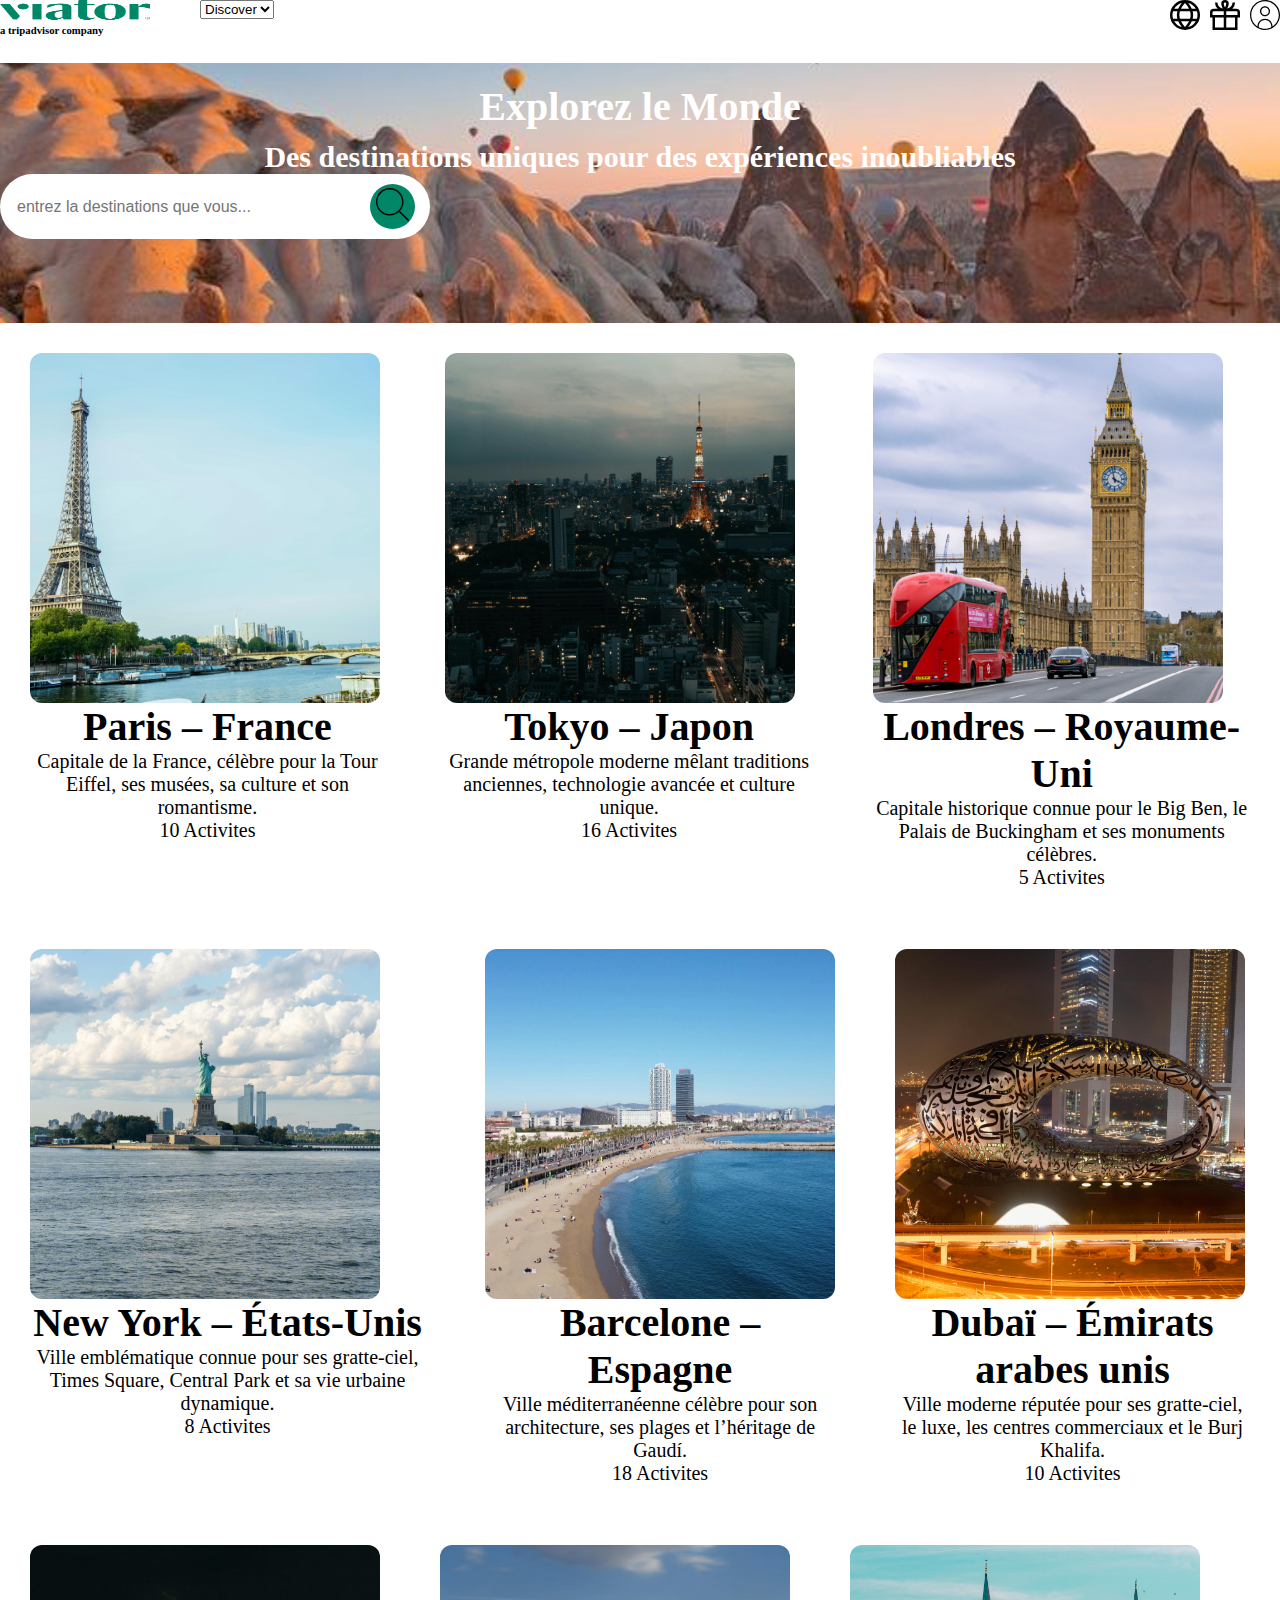
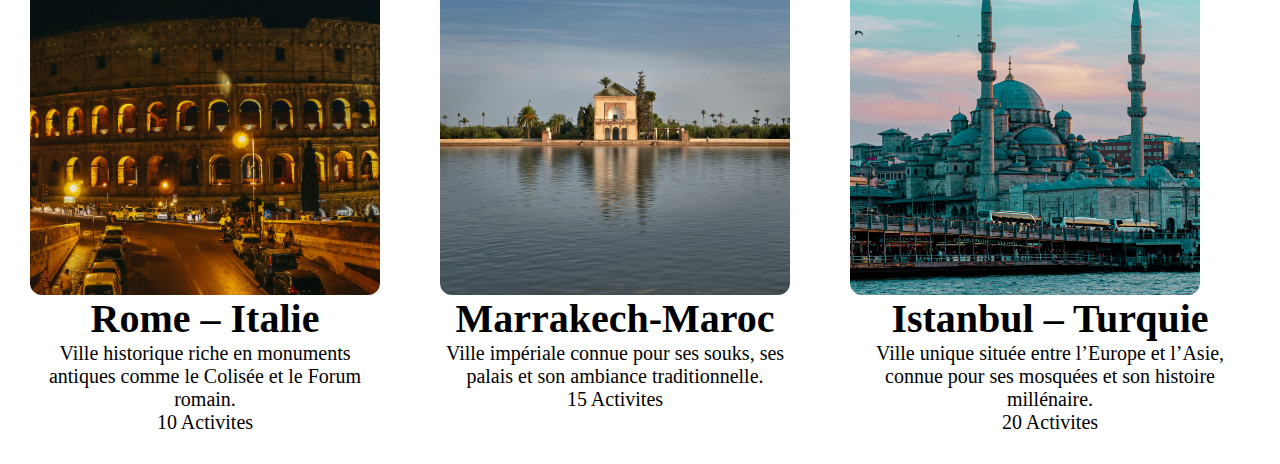
<file: index.html>
<!DOCTYPE html>
<html lang="en">

<head>
    <meta charset="UTF-8">
    <meta name="viewport" content="width=device-width, initial-scale=1.0">
    <link rel="stylesheet" href="style.css">
    <title>SiteWeb</title>
</head>

<body>
    <header>
        <nav>
            <div class="div1">
                <div class="navb">
                    <img class="logo" src="Viator_logo.png" alt="logo">
                    <h6 class="h6">a tripadvisor company</h6>

                </div>
                <div>
                    <select>
                        <div class="select">
                            <option>Discover</option>
                        </div>
                    </select>
                </div>
            </div>
            <div class="nav">
                <div class="image"><img src="globe.svg" alt="globe" id="img1">
                    <img src="gift.svg" alt="gift">
                    <img src="circle-user.svg" alt="circle ">
                </div>
            </div>
        </nav>
    </header>
    <main>
        <section>
            <div class="titr">
                <h1 class="titre">Explorez le Monde</h1>
                <h2>Des destinations uniques pour des expériences inoubliables</h2>
                <div class="box">
                    <input type="text" placeholder="entrez la destinations que vous...">
                    <div>
                        <button class="search">
                            <img src="search.svg" alt="search">
                        </button>
                    </div>
                </div>
            </div>

        </section>
        <section>
            <div class="all">
                <div class="premiersect">
                    <div class="p1">
                        <img src="paris.jpg" alt="paris">
                        <div class="descr">
                            <h1>Paris – France</h1>
                            <p>Capitale de la France, célèbre pour la Tour Eiffel, ses musées, sa culture et son
                                romantisme.
                            </p>
                            <span>10 Activites</span>
                        </div>
                    </div>
                    <div class="p1">
                        <img src="tokyo.jpg" alt="tokyo">
                        <div class="descr">
                            <h1>Tokyo – Japon</h1>
                            <p>Grande métropole moderne mêlant traditions anciennes, technologie avancée et culture
                                unique.
                            </p>
                            <span>16 Activites</span>
                        </div>
                    </div>
                    <div class="p1">
                        <img src="london.jpg" alt="london">
                        <div class="descr">
                            <h1> Londres – Royaume-Uni</h1>
                            <p>Capitale historique connue pour le Big Ben, le Palais de Buckingham et ses monuments
                                célèbres.</p>
                            <span>5 Activites</span>
                        </div>
                    </div>
                </div>
                <div class="premiersect">
                    <div class="p1">
                        <img src="new york.jpg" alt="new york">
                        <div class="descr">
                            <h1>New York – États-Unis</h1>
                            <p>Ville emblématique connue pour ses gratte-ciel, Times Square, Central Park et sa vie
                                urbaine
                                dynamique.</p>
                            <span>8 Activites</span>
                        </div>
                    </div>
                    <div class="p1">
                        <img src="barcalone.jpg" alt="barcalone">
                        <div class="descr">
                            <h1>Barcelone – Espagne</h1>
                            <p>Ville méditerranéenne célèbre pour son architecture, ses plages et l’héritage de Gaudí.
                            </p>
                            <span>18 Activites</span>
                        </div>
                    </div>
                    <div class="p1">
                        <img src="dubia.jpg" alt="dubai">
                        <div class="descr">
                            <h1>Dubaï – Émirats arabes unis</h1>
                            <p>Ville moderne réputée pour ses gratte-ciel, le luxe, les centres commerciaux et le Burj
                                Khalifa.</p>
                            <span>10 Activites</span>
                        </div>
                    </div>
                </div>
                <div class="premiersect">
                    <div class="p1">
                        <img src="rome.jpg" alt="rome">
                        <div class="descr">
                            <h1>Rome – Italie</h1>
                            <p>Ville historique riche en monuments antiques comme le Colisée et le Forum romain.</p>
                            <span>10 Activites</span>
                        </div>
                    </div>
                    <div class="p1">
                        <img src="marakech.jpg" alt="marakech">
                        <div class="descr">
                            <h1>Marrakech-Maroc</h1>
                            <p> Ville impériale connue pour ses souks, ses palais et son ambiance traditionnelle.</p>
                            <span>15 Activites</span>
                        </div>
                    </div>
                    <div class="p1">
                        <img src="istanbule.jpg" alt="istanbule">
                        <div class="descr">
                            <h1> Istanbul – Turquie</h1>
                            <p>Ville unique située entre l’Europe et l’Asie, connue pour ses mosquées et son histoire
                                millénaire.</p>
                            <span>20 Activites</span>
                        </div>
                    </div>
                </div>
            </div>
        </section>
    </main>
</body>

</html>
</file>
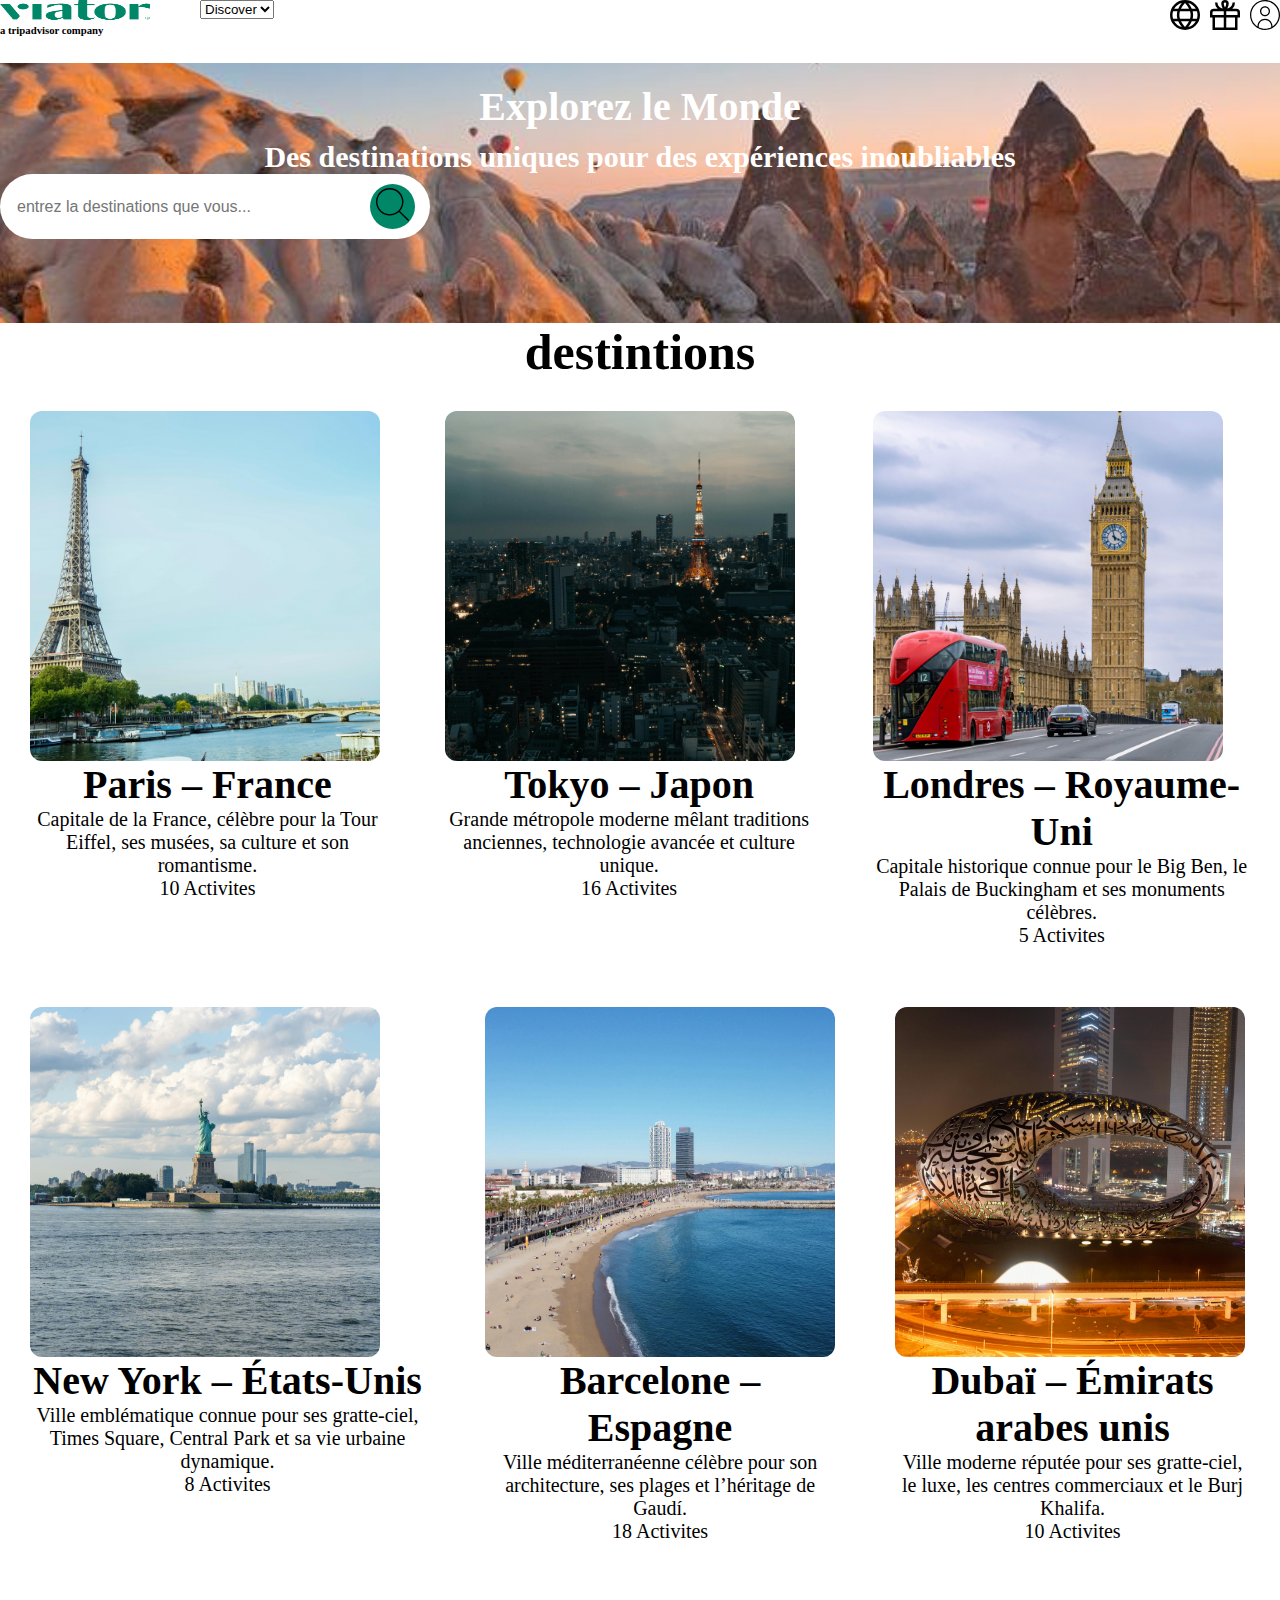
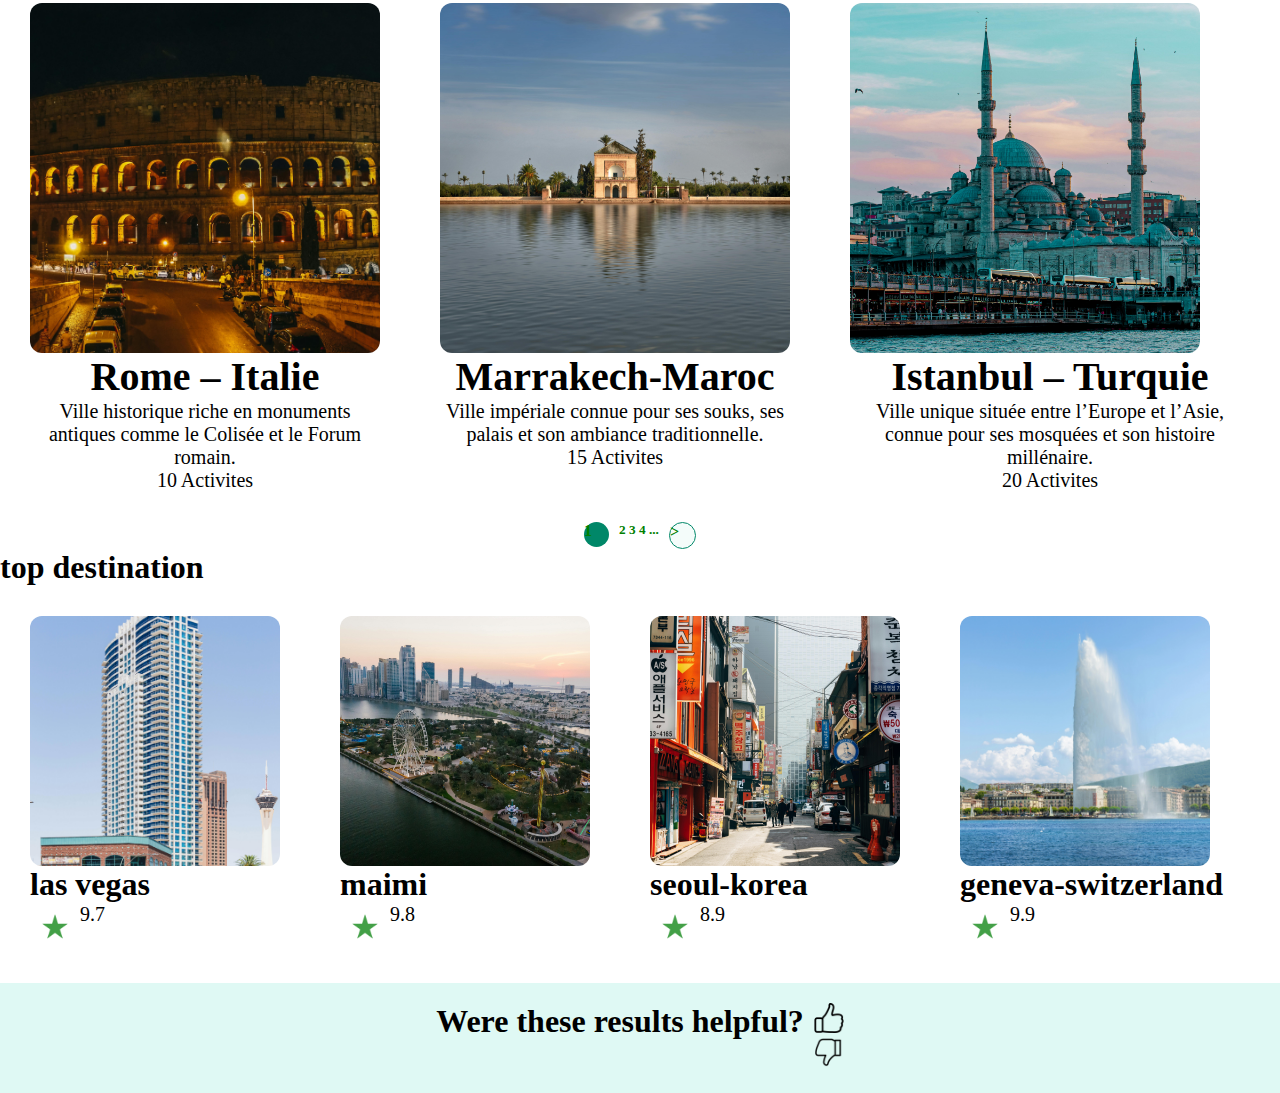
<file: DestinationPage.html>
<!DOCTYPE html>
<html lang="en">

<head>
    <meta charset="UTF-8">
    <meta name="viewport" content="width=device-width, initial-scale=1.0">
    <link rel="stylesheet" href="DestinationPage.css">
    <title>SiteWeb</title>
</head>

<body>
    <header>
        <nav>
            <div class="div1">
                <div class="navb">
                    <img class="logo" src="Viator_logo.png" alt="logo">
                    <h6 class="h6">a tripadvisor company</h6>

                </div>
                <div>
                    <select>
                        <div class="select">
                            <option>Discover</option>
                        </div>
                    </select>
                </div>
            </div>
            <div class="nav">
                <div class="image"><img src="globe.svg" alt="globe" id="img1">
                    <img src="gift.svg" alt="gift">
                    <img src="circle-user.svg" alt="circle ">
                </div>
            </div>
        </nav>
    </header>
    <main>
        <section>
            <div class="titr">  
                <h1 class="titre">Explorez le Monde</h1>
                <h2>Des destinations uniques pour des expériences inoubliables</h2>
                <div class="box">
                    <input type="text" placeholder="entrez la destinations que vous...">
                    <div>
                        <button class="search">
                            <img src="search.svg" alt="search">
                        </button>
                    </div>
                </div>
            </div>

        </section>
        <section>
            <h1 class="desc">destintions </h1>
            <div class="all">
                <div class="premiersect">
                    <div class="p1">
                        <img src="paris.jpg" alt="paris">
                        <div class="descr">
                            <h1>Paris – France</h1>
                            <p>Capitale de la France, célèbre pour la Tour Eiffel, ses musées, sa culture et son
                                romantisme.
                            </p>
                            <span>10 Activites</span>
                        </div>
                    </div>
                    <div class="p1">
                        <img src="tokyo.jpg" alt="tokyo">
                        <div class="descr">
                            <h1>Tokyo – Japon</h1>
                            <p>Grande métropole moderne mêlant traditions anciennes, technologie avancée et culture
                                unique.
                            </p>
                            <span>16 Activites</span>
                        </div>
                    </div>
                    <div class="p1">
                        <img src="london.jpg" alt="london">
                        <div class="descr">
                            <h1> Londres – Royaume-Uni</h1>
                            <p>Capitale historique connue pour le Big Ben, le Palais de Buckingham et ses monuments
                                célèbres.</p>
                            <span>5 Activites</span>
                        </div>
                    </div>
                </div>
                <div class="premiersect">
                    <div class="p1">
                        <img src="new york.jpg" alt="new york">
                        <div class="descr">
                            <h1>New York – États-Unis</h1>
                            <p>Ville emblématique connue pour ses gratte-ciel, Times Square, Central Park et sa vie
                                urbaine
                                dynamique.</p>
                            <span>8 Activites</span>
                        </div>
                    </div>
                    <div class="p1">
                        <img src="barcalone.jpg" alt="barcalone">
                        <div class="descr">
                            <h1>Barcelone – Espagne</h1>
                            <p>Ville méditerranéenne célèbre pour son architecture, ses plages et l’héritage de Gaudí.
                            </p>
                            <span>18 Activites</span>
                        </div>
                    </div>
                    <div class="p1">
                        <img src="dubia.jpg" alt="dubai">
                        <div class="descr">
                            <h1>Dubaï – Émirats arabes unis</h1>
                            <p>Ville moderne réputée pour ses gratte-ciel, le luxe, les centres commerciaux et le Burj
                                Khalifa.</p>
                            <span>10 Activites</span>
                        </div>
                    </div>
                </div>
                <div class="premiersect">
                    <div class="p1">
                        <img src="rome.jpg" alt="rome">
                        <div class="descr">
                            <h1>Rome – Italie</h1>
                            <p>Ville historique riche en monuments antiques comme le Colisée et le Forum romain.</p>
                            <span>10 Activites</span>
                        </div>
                    </div>
                    <div class="p1">
                        <img src="marakech.jpg" alt="marakech">
                        <div class="descr">
                            <h1>Marrakech-Maroc</h1>
                            <p> Ville impériale connue pour ses souks, ses palais et son ambiance traditionnelle.</p>
                            <span>15 Activites</span>
                        </div>
                    </div>
                    <div class="p1">
                        <img src="istanbule.jpg" alt="istanbule">
                        <div class="descr">
                            <h1> Istanbul – Turquie</h1>
                            <p>Ville unique située entre l’Europe et l’Asie, connue pour ses mosquées et son histoire
                                millénaire.</p>
                            <span>20 Activites</span>
                        </div>
                    </div>
                </div>
            </div>
        </section>
        <section class="partie">
            <div class="part">
                <h4>1</h4>
            </div>
            <div class="partt">
                <h5>2   3  4   ...</h5>
            </div>
            <div class="parte">
                <h4>></h4>
            </div>

        </section>
        <section >
            <h1 class="disc">top destination</h1>
            <div class="sec2">
                <div class="t">
                    <img src="lasvegas.jpg" alt="lasvegas">
                    <h1>las vegas</h1>
                    <div class="icon">  
                        <img src="ic_star_rate_128_28864.png" alt="icon">
                        <span>9.7</span>
                    </div>
                </div>
                <div class="t">
                    <img src="maimi.jpg" alt="maimi">
                    <h1>maimi</h1>
                    <div class="icon">
                        <img src="ic_star_rate_128_28864.png" alt="icon">
                        <span>9.8</span>
                    </div>
                </div>
                <div class="t">
                    <img src="seoul.jpg" alt="seoul">
                    <h1>seoul-korea</h1>
                    <div class="icon">                  
                        <img src="ic_star_rate_128_28864.png" alt="icon">
                        <span>8.9</span>
                    </div>
                </div>
                <div class="t">
                    <img src="swiss.jpg" alt="swiss"><h1>geneva-switzerland</h1>
                    <div class="icon">
                        <img src="ic_star_rate_128_28864.png" alt="icon">
                        <span>9.9</span>
                    </div>
                </div>
            </div>
        </section>
        <section>
            <div class="partie3">
                <h1>Were these results helpful?</h1>
                <div class="icons">
                    <img class="icons" src="like.png" alt="iconlike">
                    <img class="icons" src="dont-like.png" alt="icondislike">
                </div>
            </div>
        </section>
    </main>
</body>

</html>
</file>
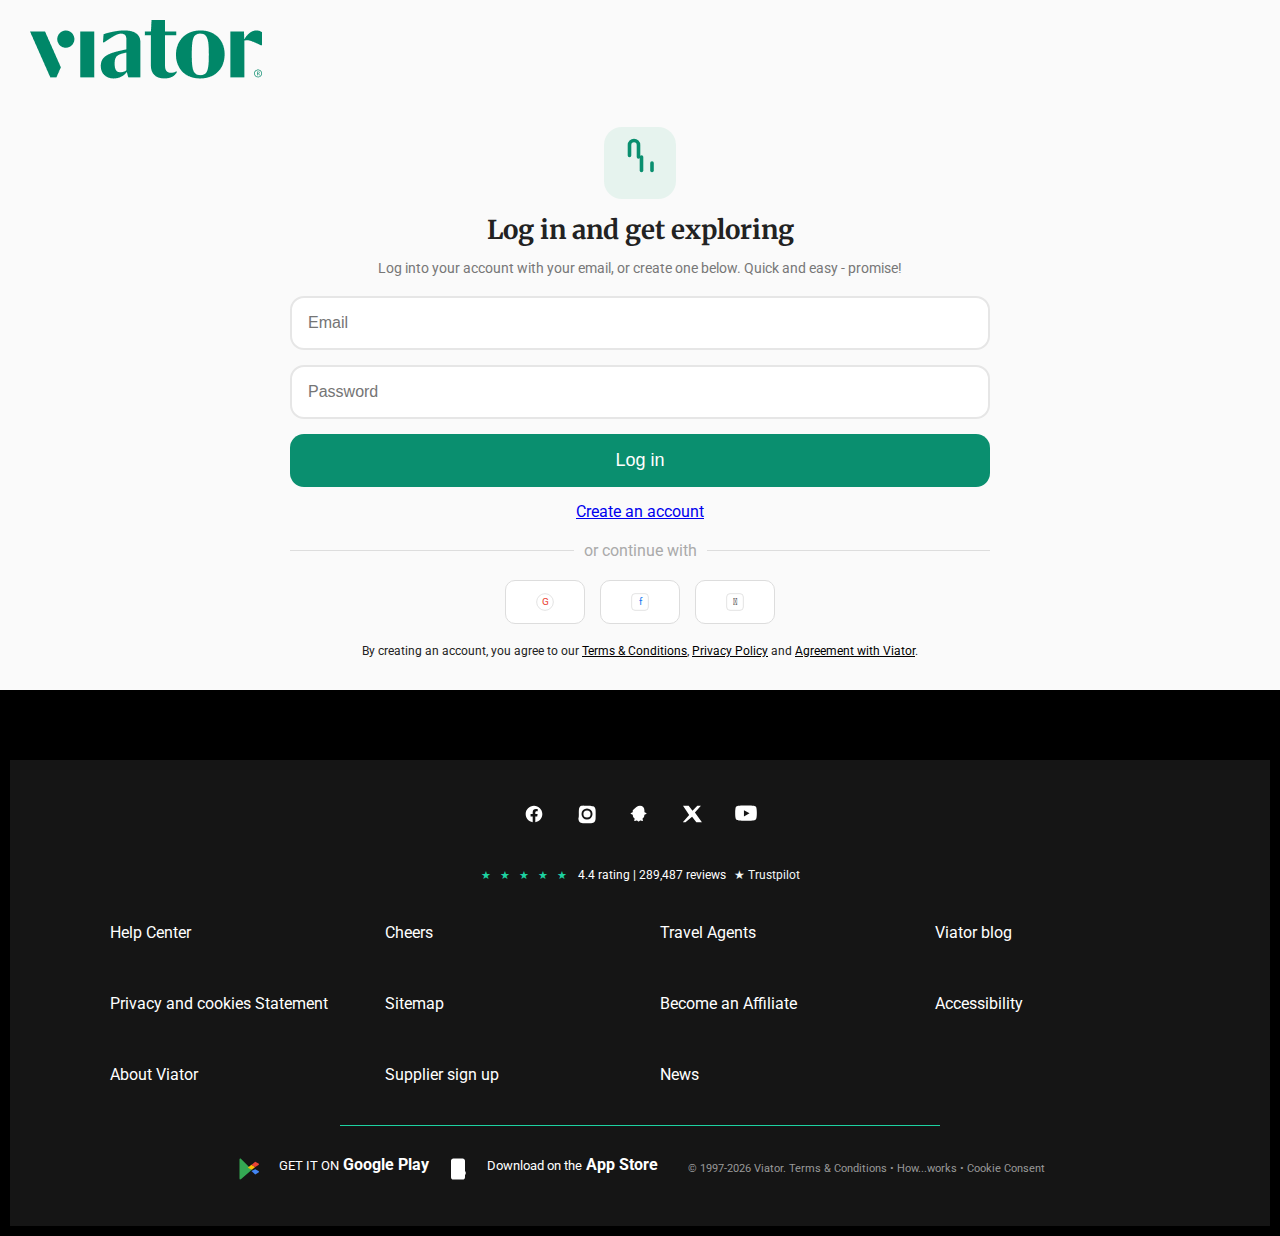
<file: LoginPage.html>
<!doctype html>
<html lang="fr">
<head>
  <meta charset="utf-8">
  <meta name="viewport" content="width=device-width,initial-scale=1">
  <title>Log in — Viator style</title>
  <link href="https://fonts.googleapis.com/css2?family=Merriweather:wght@300;700&family=Roboto:wght@300;400;700&display=swap" rel="stylesheet">
  <link rel="stylesheet" href="LoginPageAndSignPage.css">
</head>
<body>
 <header class="site-header">
  <div class="logo">
    <img src="Viator_logo.png" alt="Viator logo">
  </div>
</header>

  <main class="center-area">
    <section class="card">
      <div class="top-icon" aria-hidden>
        <svg width="72" height="72" viewBox="0 0 24 24" fill="none" xmlns="http://www.w3.org/2000/svg">
          <rect width="24" height="24" rx="6" fill="#E6F3EE" />
          <path d="M8.5 9.5V6a1.5 1.5 0 0 1 3 0v4" stroke="#0A8F6F" stroke-width="1.2" stroke-linecap="round" stroke-linejoin="round"/>
          <path d="M12.5 10v4.5" stroke="#0A8F6F" stroke-width="1.2" stroke-linecap="round" stroke-linejoin="round"/>
          <path d="M16 12v2.5" stroke="#0A8F6F" stroke-width="1.2" stroke-linecap="round" stroke-linejoin="round"/>
        </svg>
      </div>

      <h1>Log in and get exploring</h1>
      <p class="subtitle">Log into your account with your email, or create one below. Quick and easy - promise!</p>

      <form class="login-form" onsubmit="return false;">
        <input class="input" type="email" placeholder="Email" required>
        <input class="input" type="password" placeholder="Password" required>
        <button class="btn login">Log in</button>
        <a href="SignPage.html">Create an account</a>
      </form>

      <div class="or-line"><span>or continue with</span></div>

      <div class="socials">
        <button class="social">
          <svg width="20" height="20" viewBox="0 0 24 24" fill="none" xmlns="http://www.w3.org/2000/svg">
            <circle cx="12" cy="12" r="10" fill="#FFFFFF" stroke="#DDD"/>
            <text x="12" y="16" font-family="Roboto, sans-serif" font-size="12" text-anchor="middle" fill="#EA4335">G</text>
          </svg>
        </button>
        <button class="social">
          <svg width="20" height="20" viewBox="0 0 24 24" fill="none" xmlns="http://www.w3.org/2000/svg">
            <rect x="2" y="2" width="20" height="20" rx="4" fill="#FFFFFF" stroke="#DDD"/>
            <text x="12" y="16" font-family="Roboto, sans-serif" font-size="12" text-anchor="middle" fill="#1877F2">f</text>
          </svg>
        </button>
        <button class="social">
          <svg width="20" height="20" viewBox="0 0 24 24" fill="none" xmlns="http://www.w3.org/2000/svg">
            <rect x="2" y="2" width="20" height="20" rx="4" fill="#FFFFFF" stroke="#DDD"/>
            <text x="12" y="16" font-family="Roboto, sans-serif" font-size="12" text-anchor="middle" fill="#000000"></text>
          </svg>
        </button>
      </div>

      <p class="terms">By creating an account, you agree to our <a href="#">Terms &amp; Conditions</a>, <a href="#">Privacy Policy</a> and <a href="#">Agreement with Viator</a>.</p>
    </section>
  </main>

   <div class="vv" >
  
 <footer class="site-footer">
    <div class="footer-socials">
<div class="footer-socials">
  <a href="#" aria-label="Facebook">
    <svg width="20" height="20" viewBox="0 0 24 24" fill="white">
      <path d="M22 12c0-5.52-4.48-10-10-10S2 6.48 2 12c0 5 3.66 9.13 8.44 9.88v-6.99H7.9V12h2.54V9.8c0-2.5 1.49-3.89 3.77-3.89 1.09 0 2.23.2 2.23.2v2.46h-1.25c-1.23 0-1.62.77-1.62 1.56V12h2.76l-.44 2.89h-2.32v6.99C18.34 21.13 22 17 22 12z"/>
    </svg>
  </a>

  <a href="#" aria-label="Instagram">
    <svg width="20" height="20" viewBox="0 0 24 24" fill="white">
      <path d="M12 2.2c3.2 0 3.6 0 4.9.07 1.2.06 1.9.26 2.4.44.6.23 1.1.54 1.6 1.03.49.49.8 1 .99 1.6.18.5.38 1.2.44 2.4.07 1.3.07 1.7.07 4.9s0 3.6-.07 4.9c-.06 1.2-.26 1.9-.44 2.4-.23.6-.5 1.1-.99 1.6-.49.49-1 .8-1.6.99-.5.18-1.2.38-2.4.44-1.3.07-1.7.07-4.9.07s-3.6 0-4.9-.07c-1.2-.06-1.9-.26-2.4-.44-.6-.23-1.1-.5-1.6-.99-.49-.49-.8-1-.99-1.6-.18-.5-.38-1.2-.44-2.4C2.2 15.6 2.2 15.2 2.2 12s0-3.6.07-4.9c.06-1.2.26-1.9.44-2.4.23-.6.5-1.1.99-1.6.49-.49 1-.8 1.6-.99.5-.18 1.2-.38 2.4-.44C8.4 2.2 8.8 2.2 12 2.2zm0 3.2a6.6 6.6 0 1 0 0 13.2 6.6 6.6 0 0 0 0-13.2zm0 10.9a4.3 4.3 0 1 1 0-8.6 4.3 4.3 0 0 1 0 8.6zm6.8-11.6a1.54 1.54 0 1 1-3.08 0 1.54 1.54 0 0 1 3.08 0z"/>
    </svg>
  </a>

  <a href="#" aria-label="Snapchat">
    <svg width="20" height="20" viewBox="0 0 24 24" fill="white">
      <path d="M12 2c3.2 0 5.3 2.4 5.3 5.5v1.9c0 .4.3.8.7.9l1.4.5c.6.2.6 1 0 1.2l-1.5.5c-.4.1-.7.5-.7.9 0 1.5-.7 2.8-1.8 3.7-.3.2-.4.6-.3.9l.4 1.4c.2.6-.4 1.1-1 .9l-1.6-.6c-.4-.1-.8 0-1.1.3l-.8.8c-.4.4-1 .4-1.4 0l-.8-.8c-.3-.3-.7-.4-1.1-.3l-1.6.6c-.6.2-1.2-.3-1-.9l.4-1.4c.1-.4 0-.7-.3-.9-1.1-.9-1.8-2.2-1.8-3.7 0-.4-.3-.8-.7-.9l-1.5-.5c-.6-.2-.6-1 0-1.2l1.4-.5c.4-.1.7-.5.7-.9V7.5C6.7 4.4 8.8 2 12 2z"/>
    </svg>
  </a>

  <a href="#" aria-label="Twitter">
    <svg width="20" height="20" viewBox="0 0 24 24" fill="white">
      <path d="M18.2 2h3.3l-7.2 8.3L22.7 22h-6.7l-5.1-6.6L3 22H-.3l7.7-8.8L0 2h6.8l4.6 6 5.8-6z"/>
    </svg>
  </a>

  <a href="#" aria-label="YouTube">
    <svg width="22" height="22" viewBox="0 0 24 24" fill="white">
      <path d="M23.5 6.2s-.2-1.6-.9-2.3c-.9-.9-1.9-.9-2.4-1C16.9 2.6 12 2.6 12 2.6h0s-4.9 0-8.2.3c-.5.1-1.5.1-2.4 1C.7 4.6.5 6.2.5 6.2S.2 8.1.2 10v1.9c0 1.9.3 3.8.3 3.8s.2 1.6.9 2.3c.9.9 2.1.9 2.6 1 1.9.2 8 .3 8 .3s4.9 0 8.2-.3c.5-.1 1.5-.1 2.4-1 .7-.7.9-2.3.9-2.3s.3-1.9.3-3.8V10c0-1.9-.3-3.8-.3-3.8zM9.75 14.8V7.8l6.1 3.5-6.1 3.5z"/>
    </svg>
  </a>
</div>    </div>


    <div class="footer-rating">
      <div class="rating-stars">★ ★ ★ ★ ★</div>
      <span>4.4 rating | 289,487 reviews</span>
      <span class="trustpilot">★ Trustpilot</span>
    </div>


    <div class="footer-links-container">
      <div class="footer-column">
        <p>Help Center</p>
      </div>
      <div class="footer-column">
        <p>Cheers</p>
      </div>
      <div class="footer-column">
        <p>Travel Agents</p>
      </div>
      <div class="footer-column">
        <p>Viator blog</p>
      </div>
    </div>

    <div class="footer-links-container">
      <div class="footer-column">
        <p>Privacy and cookies Statement</p>
      </div>
      <div class="footer-column">
        <p>Sitemap</p>
      </div>
      <div class="footer-column">
        <p>Become an Affiliate</p>
      </div>
      <div class="footer-column">
        <p>Accessibility</p>
      </div>
    </div>

    <div class="footer-links-container">
      <div class="footer-column">
        <p>About Viator</p>
      </div>
      <div class="footer-column">
        <p>Supplier sign up</p>
      </div>
      <div class="footer-column">
        <p>News</p>
      </div>
    </div>


    <div class="footer-divider"></div>

    <div class="footer-bottom-section">
      <div class="footer-apps">
        

<svg width="28" height="28" viewBox="0 0 24 24" fill="none"
     xmlns="http://www.w3.org/2000/svg" aria-label="Google Play">
  <path d="M3 3.9v16.2c0 .6.7 1 1.2.7l9.4-8.1L4.2 3.2c-.5-.3-1.2.1-1.2.7z" fill="#34A853"/>
  <path d="M13.6 12.7l2.9-2.5-3.3-1.9-3.1 2.7 3.5 1.7z" fill="#FBBC05"/>
  <path d="M16.5 10.2l2.8-1.6c.5-.3.5-1 0-1.3l-2.8-1.6-3.3 2.9 3.3 1.6z" fill="#EA4335"/>
  <path d="M13.2 13.8l3.3 2.9 2.8-1.6c.5-.3.5-1 0-1.3l-2.8-1.6-3.3 1.6z" fill="#4285F4"/>
</svg>
          <div>
            <small>GET IT ON</small>
            <strong>Google Play</strong>
          </div>
        
        

<svg width="28" height="28" viewBox="0 0 24 24" fill="white"
     xmlns="http://www.w3.org/2000/svg" aria-label="App Store">
  <path d="M17.05 13.5c-.91 0-1.64.75-1.64 1.96s.73 1.96 1.64 1.96
           1.64-.75 1.64-1.96-.74-1.96-1.64-1.96zm-4.99-5.5
           c-.91 0-1.64.75-1.64 1.96s.73 1.96 1.64 1.96
           1.64-.75 1.64-1.96-.74-1.96-1.64-1.96zM16 3H8
           c-1.1 0-2 .9-2 2v14c0 1.1.9 2 2 2h8
           c1.1 0 2-.9 2-2V5c0-1.1-.9-2-2-2z"/>
</svg>
          <div>
            <small>Download on the</small>
            <strong>App Store</strong>
          </div>
        
      </div>
      <div class="footer-copyright">
        <p>© 1997-2026 Viator. <a href="#">Terms &amp; Conditions</a> • <a href="#">How...works</a> • <a href="#">Cookie Consent</a></p>
      </div>
    </div>
  </footer> 

</div>
</body>
</html>
</file>
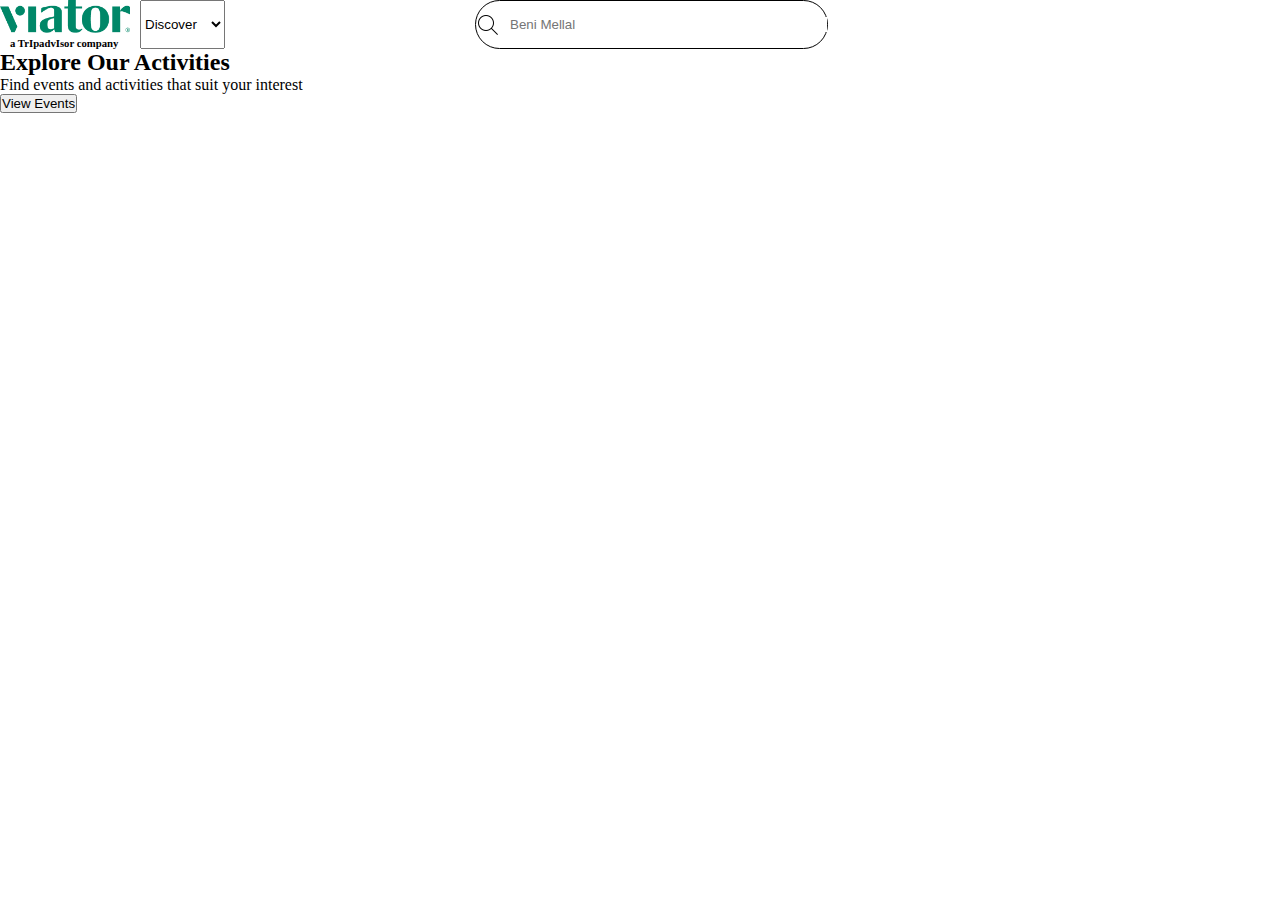
<file: PageActivités.html>
<!DOCTYPE html>
<html lang="en">
<head>
    <meta charset="UTF-8">
    <meta name="viewport" content="width=device-width, initial-scale=1.0">
    <title>Page Activités</title>
    <link rel="stylesheet" href="PageActivités.css">
</head>
<body>
    <header>
        <nav>
            <div class="logo">
                <div>
                    <img src="Viator_logo.png" alt="Viator">
                    <h6 class="sous-titre">a TrIpadvIsor company</h6>
                </div>
                <select class="discover" name="Discover">
                    <option>Discover &nbsp;&nbsp;</option>
                </select>
            </div>
            <div class="searchbox">
                <img src="[data-uri]" alt="search">
                <input type="search" placeholder="Beni Mellal">
            </div>
        </nav>
    </header>
    <main>
        <section class="hero-section">
            <h2 class="text">Explore Our Activities</h2>
            <p class="text">Find events and activities that suit your interest</p>
            <button><p class="text">View Events</p></button>
        </section>
    </main>
</body>
</html>
</file>
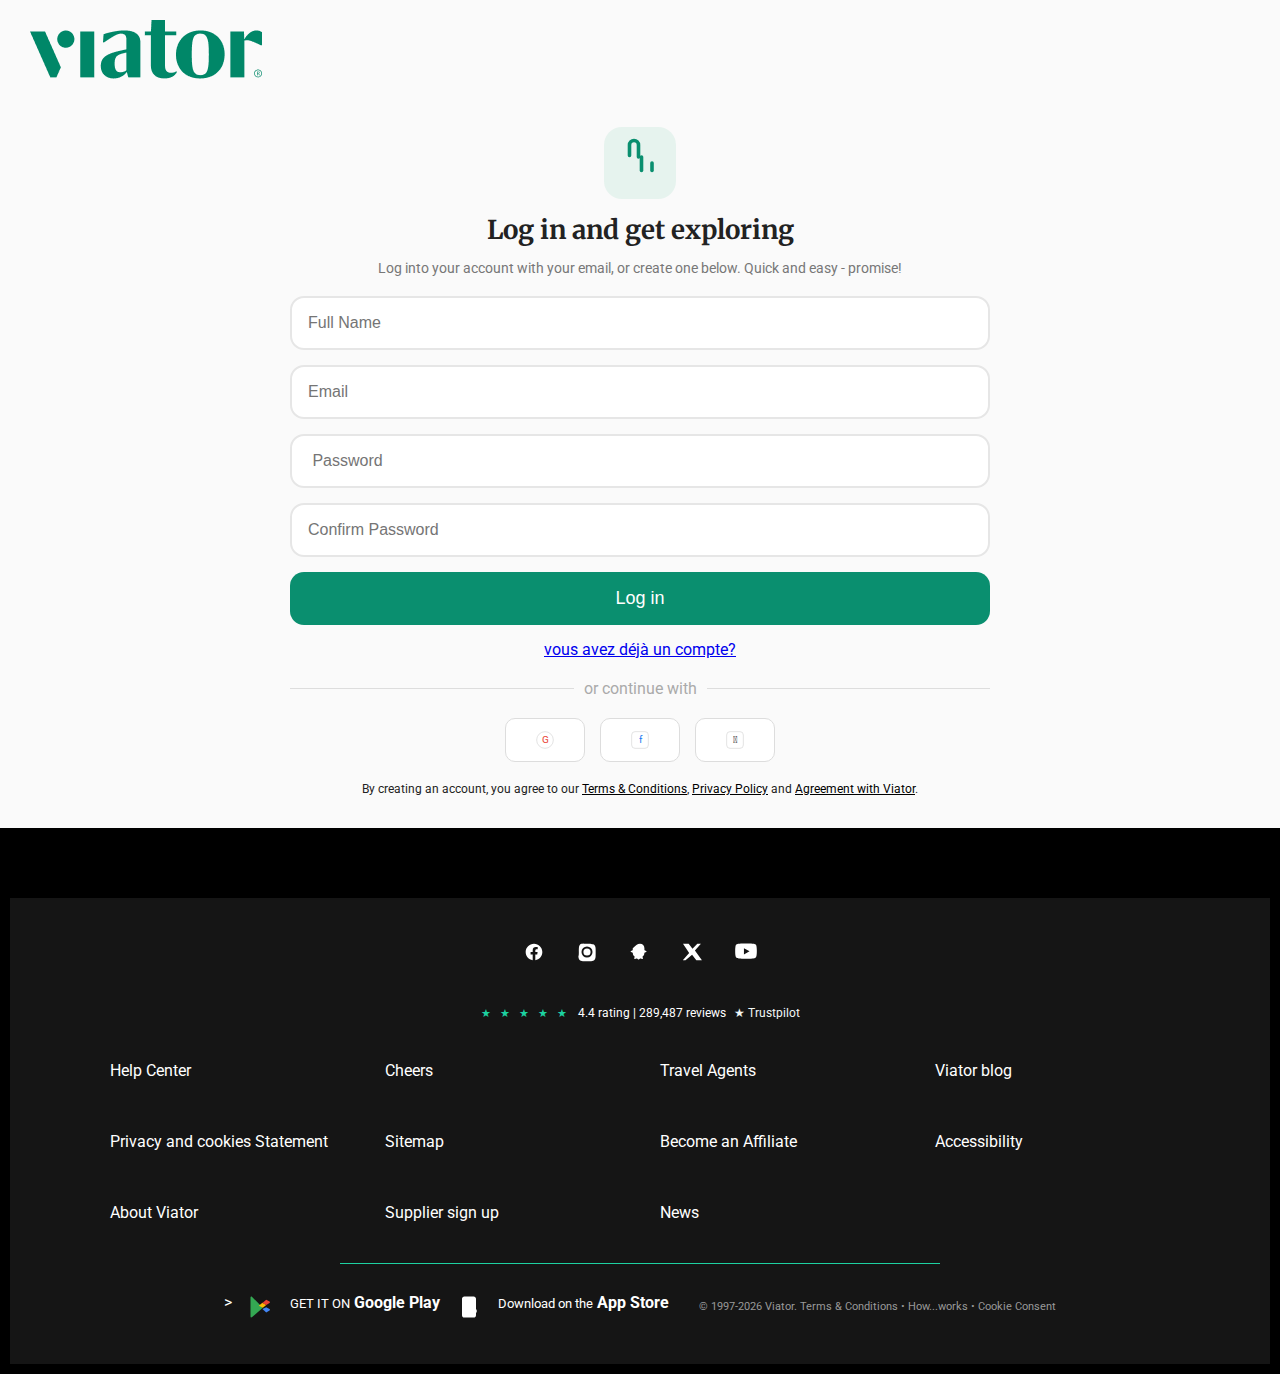
<file: SignPage.html>
<!doctype html>
<html lang="fr">
<head>
  <meta charset="utf-8">
  <meta name="viewport" content="width=device-width,initial-scale=1">
  <title>Log in — Viator style</title>
  <link href="https://fonts.googleapis.com/css2?family=Merriweather:wght@300;700&family=Roboto:wght@300;400;700&display=swap" rel="stylesheet">
  <link rel="stylesheet" href="LoginPageAndSignPage.css">
</head>
<body>
 <header class="site-header">
  <div class="logo">
    <img src="Viator_logo.png" alt="Viator logo">
  </div>
</header>

  <main class="center-area">
    <section class="card">
      <div class="top-icon" aria-hidden>
        <svg width="72" height="72" viewBox="0 0 24 24" fill="none" xmlns="http://www.w3.org/2000/svg">
          <rect width="24" height="24" rx="6" fill="#E6F3EE" />
          <path d="M8.5 9.5V6a1.5 1.5 0 0 1 3 0v4" stroke="#0A8F6F" stroke-width="1.2" stroke-linecap="round" stroke-linejoin="round"/>
          <path d="M12.5 10v4.5" stroke="#0A8F6F" stroke-width="1.2" stroke-linecap="round" stroke-linejoin="round"/>
          <path d="M16 12v2.5" stroke="#0A8F6F" stroke-width="1.2" stroke-linecap="round" stroke-linejoin="round"/>
        </svg>
      </div>
      <h1>Log in and get exploring</h1>
      <p class="subtitle">Log into your account with your email, or create one below. Quick and easy - promise!</p>
      <form class="login-form" onsubmit="return false;">
        <input class="input" type="password" placeholder="Full Name" required>
        <input class="input" type="email" placeholder="Email" required>
        <input class="input" type="password" placeholder=" Password" required>
        <input class="input" type="password" placeholder="Confirm Password" required>
        <button class="btn login">Log in</button>
        <a href="index.html">vous avez déjà un compte?</a>
      </form>

      <div class="or-line"><span>or continue with</span></div>
      <div class="socials">
        <button class="social">
          <svg width="20" height="20" viewBox="0 0 24 24" fill="none" xmlns="http://www.w3.org/2000/svg">
            <circle cx="12" cy="12" r="10" fill="#FFFFFF" stroke="#DDD"/>
            <text x="12" y="16" font-family="Roboto, sans-serif" font-size="12" text-anchor="middle" fill="#EA4335">G</text>
          </svg>
        </button>
        <button class="social">
          <svg width="20" height="20" viewBox="0 0 24 24" fill="none" xmlns="http://www.w3.org/2000/svg">
            <rect x="2" y="2" width="20" height="20" rx="4" fill="#FFFFFF" stroke="#DDD"/>
            <text x="12" y="16" font-family="Roboto, sans-serif" font-size="12" text-anchor="middle" fill="#1877F2">f</text>
          </svg>
        </button>
        <button class="social">
          <svg width="20" height="20" viewBox="0 0 24 24" fill="none" xmlns="http://www.w3.org/2000/svg">
            <rect x="2" y="2" width="20" height="20" rx="4" fill="#FFFFFF" stroke="#DDD"/>
            <text x="12" y="16" font-family="Roboto, sans-serif" font-size="12" text-anchor="middle" fill="#000000"></text>
          </svg>
        </button>
      </div>
      <p class="terms">By creating an account, you agree to our <a href="#">Terms &amp; Conditions</a>, <a href="#">Privacy Policy</a> and <a href="#">Agreement with Viator</a>.</p>
    </section>
  </main>
   <div class="vv" >
 <footer class="site-footer">
    <div class="footer-socials">
<div class="footer-socials">
  <a href="#" aria-label="Facebook">
    <svg width="20" height="20" viewBox="0 0 24 24" fill="white">
      <path d="M22 12c0-5.52-4.48-10-10-10S2 6.48 2 12c0 5 3.66 9.13 8.44 9.88v-6.99H7.9V12h2.54V9.8c0-2.5 1.49-3.89 3.77-3.89 1.09 0 2.23.2 2.23.2v2.46h-1.25c-1.23 0-1.62.77-1.62 1.56V12h2.76l-.44 2.89h-2.32v6.99C18.34 21.13 22 17 22 12z"/>
    </svg>
  </a>

  <a href="#" aria-label="Instagram">
    <svg width="20" height="20" viewBox="0 0 24 24" fill="white">
        <path d="M12 2.2c3.2 0 3.6 0 4.9.07 1.2.06 1.9.26 2.4.44.6.23 1.1.54 1.6 1.03.49.49.8 1 .99 1.6.18.5.38 1.2.44 2.4.07 1.3.07 1.7.07 4.9s0 3.6-.07 4.9c-.06 1.2-.26 1.9-.44 2.4-.23.6-.5 1.1-.99 1.6-.49.49-1 .8-1.6.99-.5.18-1.2.38-2.4.44-1.3.07-1.7.07-4.9.07s-3.6 0-4.9-.07c-1.2-.06-1.9-.26-2.4-.44-.6-.23-1.1-.5-1.6-.99-.49-.49-.8-1-.99-1.6-.18-.5-.38-1.2-.44-2.4C2.2 15.6 2.2 15.2 2.2 12s0-3.6.07-4.9c.06-1.2.26-1.9.44-2.4.23-.6.5-1.1.99-1.6.49-.49 1-.8 1.6-.99.5-.18 1.2-.38 2.4-.44C8.4 2.2 8.8 2.2 12 2.2zm0 3.2a6.6 6.6 0 1 0 0 13.2 6.6 6.6 0 0 0 0-13.2zm0 10.9a4.3 4.3 0 1 1 0-8.6 4.3 4.3 0 0 1 0 8.6zm6.8-11.6a1.54 1.54 0 1 1-3.08 0 1.54 1.54 0 0 1 3.08 0z"/>
    </svg>
  </a>

  <a href="#" aria-label="Snapchat">
    <svg width="20" height="20" viewBox="0 0 24 24" fill="white">
      <path d="M12 2c3.2 0 5.3 2.4 5.3 5.5v1.9c0 .4.3.8.7.9l1.4.5c.6.2.6 1 0 1.2l-1.5.5c-.4.1-.7.5-.7.9 0 1.5-.7 2.8-1.8 3.7-.3.2-.4.6-.3.9l.4 1.4c.2.6-.4 1.1-1 .9l-1.6-.6c-.4-.1-.8 0-1.1.3l-.8.8c-.4.4-1 .4-1.4 0l-.8-.8c-.3-.3-.7-.4-1.1-.3l-1.6.6c-.6.2-1.2-.3-1-.9l.4-1.4c.1-.4 0-.7-.3-.9-1.1-.9-1.8-2.2-1.8-3.7 0-.4-.3-.8-.7-.9l-1.5-.5c-.6-.2-.6-1 0-1.2l1.4-.5c.4-.1.7-.5.7-.9V7.5C6.7 4.4 8.8 2 12 2z"/>
    </svg>
  </a>

  <a href="#" aria-label="Twitter">
    <svg width="20" height="20" viewBox="0 0 24 24" fill="white">
      <path d="M18.2 2h3.3l-7.2 8.3L22.7 22h-6.7l-5.1-6.6L3 22H-.3l7.7-8.8L0 2h6.8l4.6 6 5.8-6z"/>
    </svg>
  </a>

  <a href="#" aria-label="YouTube">
    <svg width="22" height="22" viewBox="0 0 24 24" fill="white">
      <path d="M23.5 6.2s-.2-1.6-.9-2.3c-.9-.9-1.9-.9-2.4-1C16.9 2.6 12 2.6 12 2.6h0s-4.9 0-8.2.3c-.5.1-1.5.1-2.4 1C.7 4.6.5 6.2.5 6.2S.2 8.1.2 10v1.9c0 1.9.3 3.8.3 3.8s.2 1.6.9 2.3c.9.9 2.1.9 2.6 1 1.9.2 8 .3 8 .3s4.9 0 8.2-.3c.5-.1 1.5-.1 2.4-1 .7-.7.9-2.3.9-2.3s.3-1.9.3-3.8V10c0-1.9-.3-3.8-.3-3.8zM9.75 14.8V7.8l6.1 3.5-6.1 3.5z"/>
    </svg>
  </a>
</div>    </div>


    <div class="footer-rating">
      <div class="rating-stars">★ ★ ★ ★ ★</div>
      <span>4.4 rating | 289,487 reviews</span>
      <span class="trustpilot">★ Trustpilot</span>
    </div>


    <div class="footer-links-container">
      <div class="footer-column">
        <p>Help Center</p>
      </div>
      <div class="footer-column">
        <p>Cheers</p>
      </div>
      <div class="footer-column">
        <p>Travel Agents</p>
      </div>
      <div class="footer-column">
        <p>Viator blog</p>
      </div>
    </div>

    <div class="footer-links-container">
      <div class="footer-column">
        <p>Privacy and cookies Statement</p>
      </div>
      <div class="footer-column">
        <p>Sitemap</p>
      </div>
      <div class="footer-column">
        <p>Become an Affiliate</p>
      </div>
      <div class="footer-column">
        <p>Accessibility</p>
      </div>
    </div>

    <div class="footer-links-container">
      <div class="footer-column">
        <p>About Viator</p>
      </div>
      <div class="footer-column">
        <p>Supplier sign up</p>
      </div>
      <div class="footer-column">
        <p>News</p>
      </div>
    </div>


    <div class="footer-divider"></div>

    <div class="footer-bottom-section">
      <div class="footer-apps">
        
>
<svg width="28" height="28" viewBox="0 0 24 24" fill="none"
     xmlns="http://www.w3.org/2000/svg" aria-label="Google Play">
  <path d="M3 3.9v16.2c0 .6.7 1 1.2.7l9.4-8.1L4.2 3.2c-.5-.3-1.2.1-1.2.7z" fill="#34A853"/>
  <path d="M13.6 12.7l2.9-2.5-3.3-1.9-3.1 2.7 3.5 1.7z" fill="#FBBC05"/>
  <path d="M16.5 10.2l2.8-1.6c.5-.3.5-1 0-1.3l-2.8-1.6-3.3 2.9 3.3 1.6z" fill="#EA4335"/>
  <path d="M13.2 13.8l3.3 2.9 2.8-1.6c.5-.3.5-1 0-1.3l-2.8-1.6-3.3 1.6z" fill="#4285F4"/>
</svg>
          <div>
            <small>GET IT ON</small>
            <strong>Google Play</strong>
          </div>
        
        

<svg width="28" height="28" viewBox="0 0 24 24" fill="white"
     xmlns="http://www.w3.org/2000/svg" aria-label="App Store">
  <path d="M17.05 13.5c-.91 0-1.64.75-1.64 1.96s.73 1.96 1.64 1.96
           1.64-.75 1.64-1.96-.74-1.96-1.64-1.96zm-4.99-5.5
           c-.91 0-1.64.75-1.64 1.96s.73 1.96 1.64 1.96
           1.64-.75 1.64-1.96-.74-1.96-1.64-1.96zM16 3H8
           c-1.1 0-2 .9-2 2v14c0 1.1.9 2 2 2h8
           c1.1 0 2-.9 2-2V5c0-1.1-.9-2-2-2z"/>
</svg>
          <div>
            <small>Download on the</small>
            <strong>App Store</strong>
          </div>
        
      </div>
      <div class="footer-copyright">
        <p>© 1997-2026 Viator. <a href="#">Terms &amp; Conditions</a> • <a href="#">How...works</a> • <a href="#">Cookie Consent</a></p>
      </div>
    </div>
  </footer> 

</div>
</body>
</html>
</file>
<file: style.css>
*{
    margin: 0;
}
nav {
    display: flex;
    justify-content: space-between;
    height: 63px;
}

.logo {
    height: 20px;
    width: 150px;

}

.image {
    height: 30px;
    width: 50px;
    display: flex;
    justify-content: right;
    gap: 10px;
}

h6 {
    margin: 0%;
}

.div1 {
    display: flex;
    justify-content: center;
    gap: 50px;
}

.select {
    border: none;
    display: flex;
    justify-content: left;
    gap: 15px;
}
.titr{
    font-size: 20px;
    text-align: center;
    background-image: url(background.jpg);
    background-size: cover;
    background-position: center;
    height: 250px;
    padding-top: 10px;
    color: white;
   
}
.titre {
    text-align: center;
    padding-top: 10px;
    padding: 10px;
}
.box{
    border: 100px;
    border-radius: 50px;
    padding: 10px 15px;
    width: 400px;
    background-color: white;
    display: flex;
    justify-content: center;
}
.box input{
    border: none;
    outline: none;
    font-size: 16px;
    width: 700px;
}
.search{
    background: #008768;
  border: none;
  color: white;
  font-size: 20px;
  width: 45px;
  height: 45px;
  border-radius: 50%;
  cursor: pointer;
}
.p1 img {
    display: flex;
    justify-content: center;
    width: 350px;
    height: 350px;
    object-fit: cover;
    border-radius: 12px;
}

.p1 {

    gap: 30px;
}

.premiersect {
    display: flex;
    gap: 60px;
    padding: 30px;
}

.descr {
    font-size: 20px;
    text-align: center;
}
</file>
<file: DestinationPage.css>
* {
    margin: 0;
}

nav {
    display: flex;
    justify-content: space-between;
    height: 63px;
}

.logo {
    height: 20px;
    width: 150px;

}

.image {
    height: 30px;
    width: 50px;
    display: flex;
    justify-content: right;
    gap: 10px;
}

h6 {
    margin: 0%;
}

.div1 {
    display: flex;
    justify-content: center;
    gap: 50px;
}

.select {
    border: none;
    display: flex;
    justify-content: left;
    gap: 15px;
}

.titr {
    font-size: 20px;
    text-align: center;
    background-image: url(background.jpg);
    background-size: cover;
    background-position: center;
    height: 250px;
    padding-top: 10px;
    color: white;

}

.titre {
    text-align: center;
    padding-top: 10px;
    padding: 10px;
}

.box {
    border: 100px;
    border-radius: 50px;
    padding: 10px 15px;
    width: 400px;
    background-color: white;
    display: flex;
    justify-content: center;
}

.box input {
    border: none;
    outline: none;
    font-size: 16px;
    width: 700px;
}

.search {
    background: #008768;
    border: none;
    color: white;
    font-size: 20px;
    width: 45px;
    height: 45px;
    border-radius: 50%;
    cursor: pointer;
}

.p1 img {
    display: flex;
    justify-content: center;
    width: 350px;
    height: 350px;
    object-fit: cover;
    border-radius: 12px;
}

.p1 {

    gap: 30px;
}

.premiersect {
    display: flex;
    gap: 60px;
    padding: 30px;
}

.descr {
    font-size: 20px;
    text-align: center;
}

.desc {
    font-size: 50px;
    display: flex;
    justify-content: center;
}

.part {
    background-color: #008768;
    width: 25px;
    height: 25px;
    border-radius: 50%;
    align-items: center;
}
.partie{
    display: flex;
    justify-content: center;
    color: green;
    gap: 10px;
}
.parte{
     background-color: #f4fcfa ;
     border: 1px solid #008768;
    width: 25px;
    height: 25px;
    border-radius: 50%;
}
.sec2{
    display: flex;
    gap: 60px;
    padding: 30px;
}
.t img{display: flex;
    justify-content: center;
    width: 250px;
    height: 250px;
    object-fit: cover;
    border-radius: 12px;
}
.icon img{
    width: 50px;
    height:50px;
}
.icon{
    display: flex;
    font-size: 20px;
}
.partie3{
    display: flex;
    justify-content: center;
    gap: 10px;
    background-color: #dff9f4;
    height: 90px;
    padding-top: 20px;
}
.icons{
    width: 30px;
    height:30px;
}
</file>
<file: LoginPageAndSignPage.css>
* {
  box-sizing: border-box;
}

body {
  margin: 0;
  font-family: Roboto, Arial, sans-serif;
  background: #fafafa;
  color: #222;
}

.site-header {
  padding: 20px 30px;
}

.logo {
  font-family: Merriweather, serif;
  font-size: 28px;
  font-weight: bold;
  color: #0a8f6f;
}

.center-area {
  display: flex;
  justify-content: center;
  padding: 20px;
}

.card {
  width: 100%;
  max-width: 700px;
  text-align: center;
}

h1 {
  font-family: Merriweather, serif;
  font-size: 26px;
  margin: 10px 0;
}

.subtitle {
  font-size: 14px;
  color: #777;
  margin-bottom: 20px;
}

.login-form {
  display: flex;
  flex-direction: column;
  align-items: center;
  gap: 15px;
}

.input {
  width: 100%;
  padding: 16px;
  border-radius: 14px;
  border: 2px solid #e6e6e6;
  font-size: 16px;
}

.input:focus {
  outline: none;
  border-color: #0a8f6f;
}

.btn.login {
  width: 100%;
  padding: 16px;
  border-radius: 14px;
  background: #0a8f6f;
  color: white;
  border: none;
  font-size: 18px;
  cursor: pointer;
}

.or-line {
  display: flex;
  align-items: center;
  gap: 10px;
  margin: 20px 0;
  color: #aaa;
}

.or-line::before,
.or-line::after {
  content: "";
  flex: 1;
  height: 1px;
  background: #ddd;
}

.socials {
  display: flex;
  justify-content: center;
  gap: 15px;
}

.social {
  width: 80px;
  height: 44px;
  border-radius: 10px;
  border: 1px solid #ddd;
  background: white;
  display: flex;
  align-items: center;
  justify-content: center;
}

.terms {
  font-size: 12px;
  margin-top: 20px;
}

.terms a {
  color: black;
}

.site-footer {
  background: #151515;
  color: #fff;
  padding: 40px 20px;
  margin-top: 60px;
  text-align: center;
  text-decoration: none;

}

.footer-socials {
  display: flex;
  justify-content: center;
  gap: 25px;
  margin-bottom: 20px;
}

.footer-socials a {
  display: inline-flex;
  align-items: center;
  justify-content: center;
  width: 28px;
  height: 28px;
  color: #fff;
  text-decoration: none;
  transition: opacity 0.3s;
}

.footer-socials a:hover {
  opacity: 0.7;
}

.footer-rating {
  font-size: 12px;
  color: #1dd1a1;
  margin-bottom: 25px;
  display: flex;
  justify-content: center;
  align-items: center;
  gap: 8px;
  flex-wrap: wrap;
}

.rating-stars {
  color: #1dd1a1;
  letter-spacing: 3px;
  font-size: 11px;
}

.footer-rating span {
  color: #fff;
}

.footer-rating .trustpilot {
  color: #f1f7f5;
}

.footer-links-container {
  display: grid;
  grid-template-columns: repeat(4, 1fr);
  gap: 40px;
  margin-bottom: 20px;
  max-width: 1100px;
  margin-left: auto;
  margin-right: auto;
  padding: 0 20px;
  
}

.footer-column {
  text-align: left;
}

.footer-column a {
  color: #fff;
  text-decoration: none;
  font-size: 13px;
  line-height: 1.8;
  transition: opacity 0.3s;
  display: block;
}

.footer-column a:hover {
  opacity: 0.7;
}

.footer-divider {
  height: 1px;
  background: #1dd1a1;
  margin: 25px auto;
  max-width: 600px;
}

.footer-bottom-section {
  display: flex;
  align-items: center;
  justify-content: center;
  gap: 30px;
  margin-top: 25px;
  flex-wrap: wrap;
}

.footer-apps {
  display: flex;
  gap: 15px;
}

.app-button {
  display: flex;
  align-items: center;
  gap: 8px;
  padding: 8px 14px;
  border: 2px solid #fff;
  border-radius: 6px;
  color: #fff;
  text-decoration: none;
  transition: all 0.3s;
  font-size: 12px;
}

.app-button:hover {
  background: #fff;
  color: #000;
}

.app-button svg {
  width: 24px;
  height: 24px;
}

.app-button div {
  display: flex;
  flex-direction: column;
  align-items: flex-start;
}

.app-button small {
  font-size: 9px;
  opacity: 0.8;
  line-height: 1.2;
}

.app-button strong {
  font-size: 12px;
  font-weight: 600;
  line-height: 1.2;
}

.footer-copyright {
  font-size: 11px;
  color: #999;
  white-space: nowrap;
}

.footer-copyright a {
  color: #999;
  text-decoration: none;
}

.footer-copyright a:hover {
  text-decoration: underline;
}

/* Responsive */
@media (max-width: 768px) {
  .footer-links-container {
    grid-template-columns: repeat(2, 1fr);
    gap: 25px;
  }

  .footer-socials {
    gap: 18px;
  }

  .footer-bottom-section {
    flex-direction: column;
    gap: 20px;
  }

  .footer-copyright {
    white-space: normal;
  }
}

@media (max-width: 480px) {
  .footer-links-container {
    grid-template-columns: 1fr;
    gap: 15px;
  }

  .footer-socials {
    gap: 15px;
  }

  .app-button {
    padding: 6px 12px;
    font-size: 11px;
  }

  .rating-stars {
    display: none;
  }

  .footer-copyright {
    font-size: 10px;
  }
}

.vv{
    background-color: black;
    padding: 10px;
    align-items: center;
    background: #000;
    color: #fff;
}
</file>
<file: PageActivités.css>
*{
    margin: 0;
    padding: 0;
}
.logo img {
    width: 130px;
}
.logo {
    display: flex;
    gap: 10px;
}
.logo h6 {
    margin-left: 10px;
}
nav {
    display: flex;
    gap: 250px;
   
}
nav input{
    /* padding-left: 50px; */
    padding-right: 140px;
    padding-left: 10px;
    border: none;
    
}
.searchbox{
    display: flex;
    justify-content: center;
    align-items: center;
    border: 1px solid black;
    /* border-color: gray; */
    border-radius: 50px;
}
</file>
